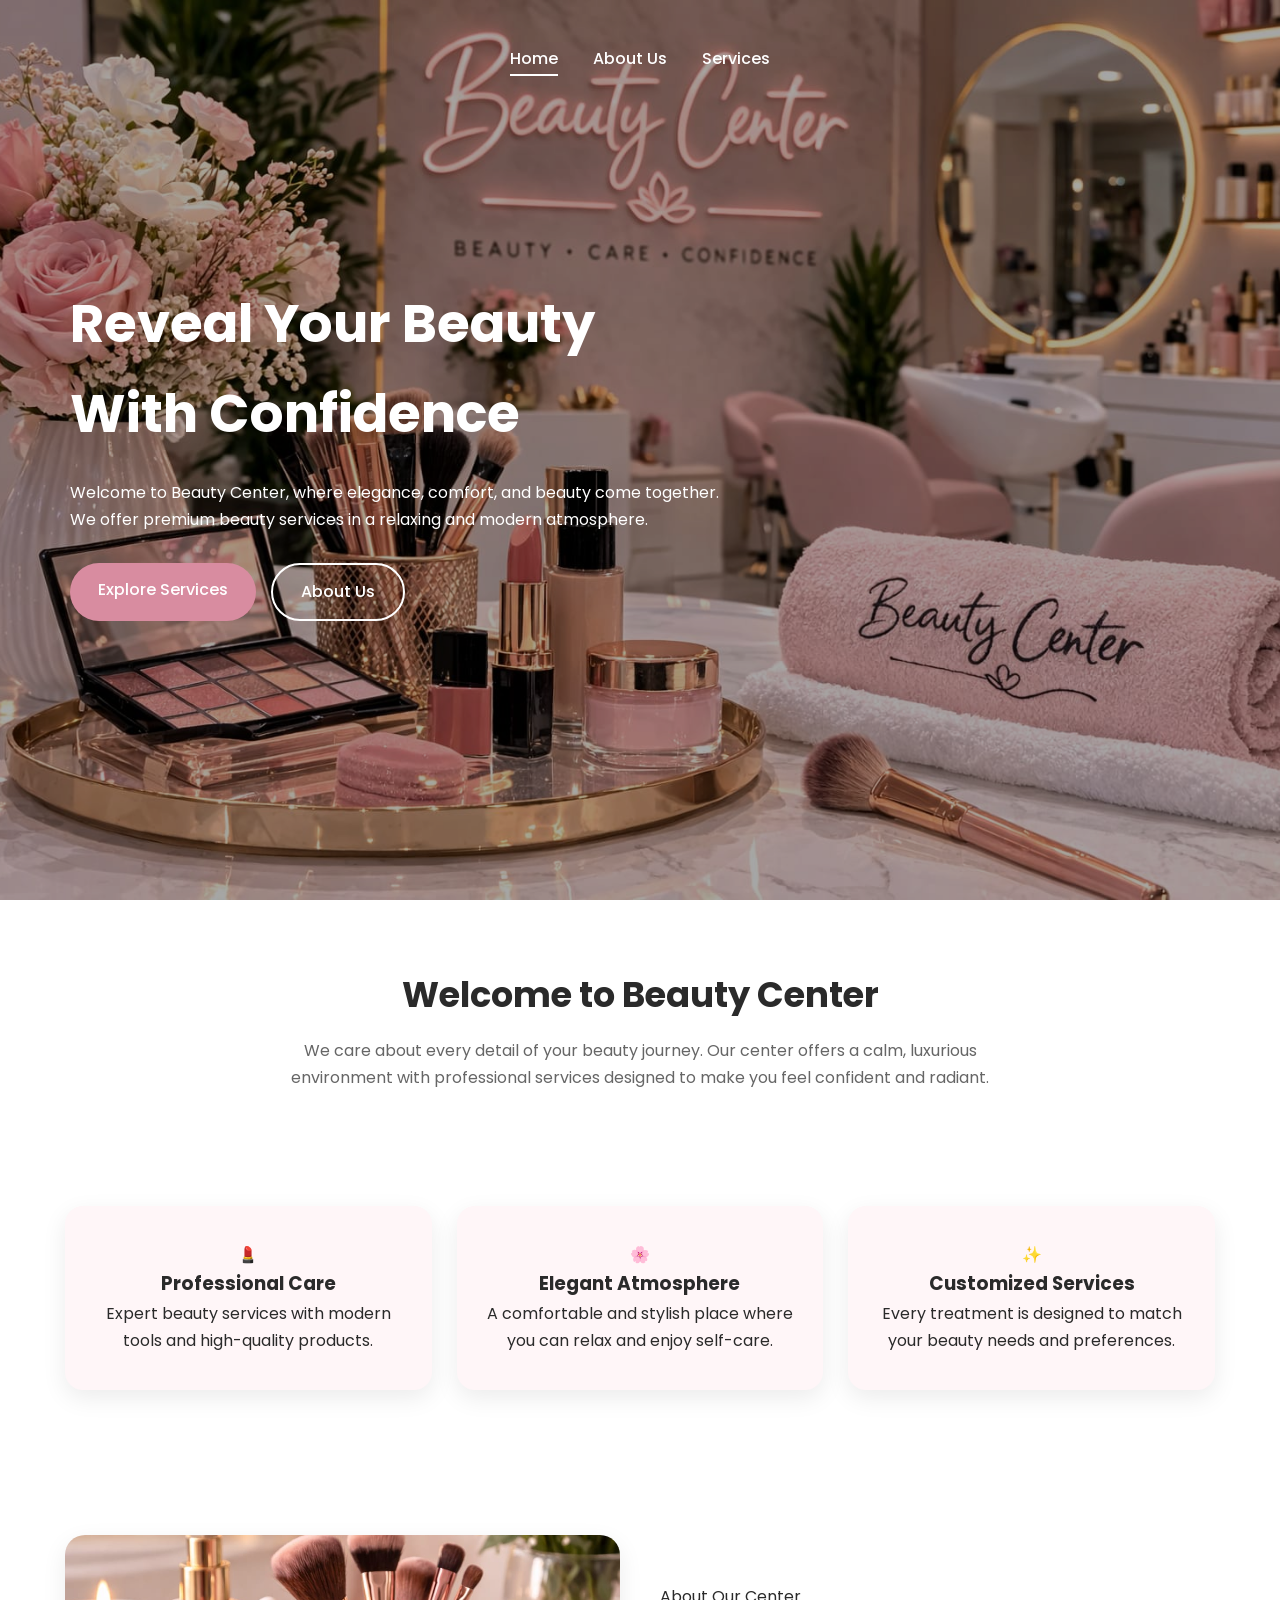
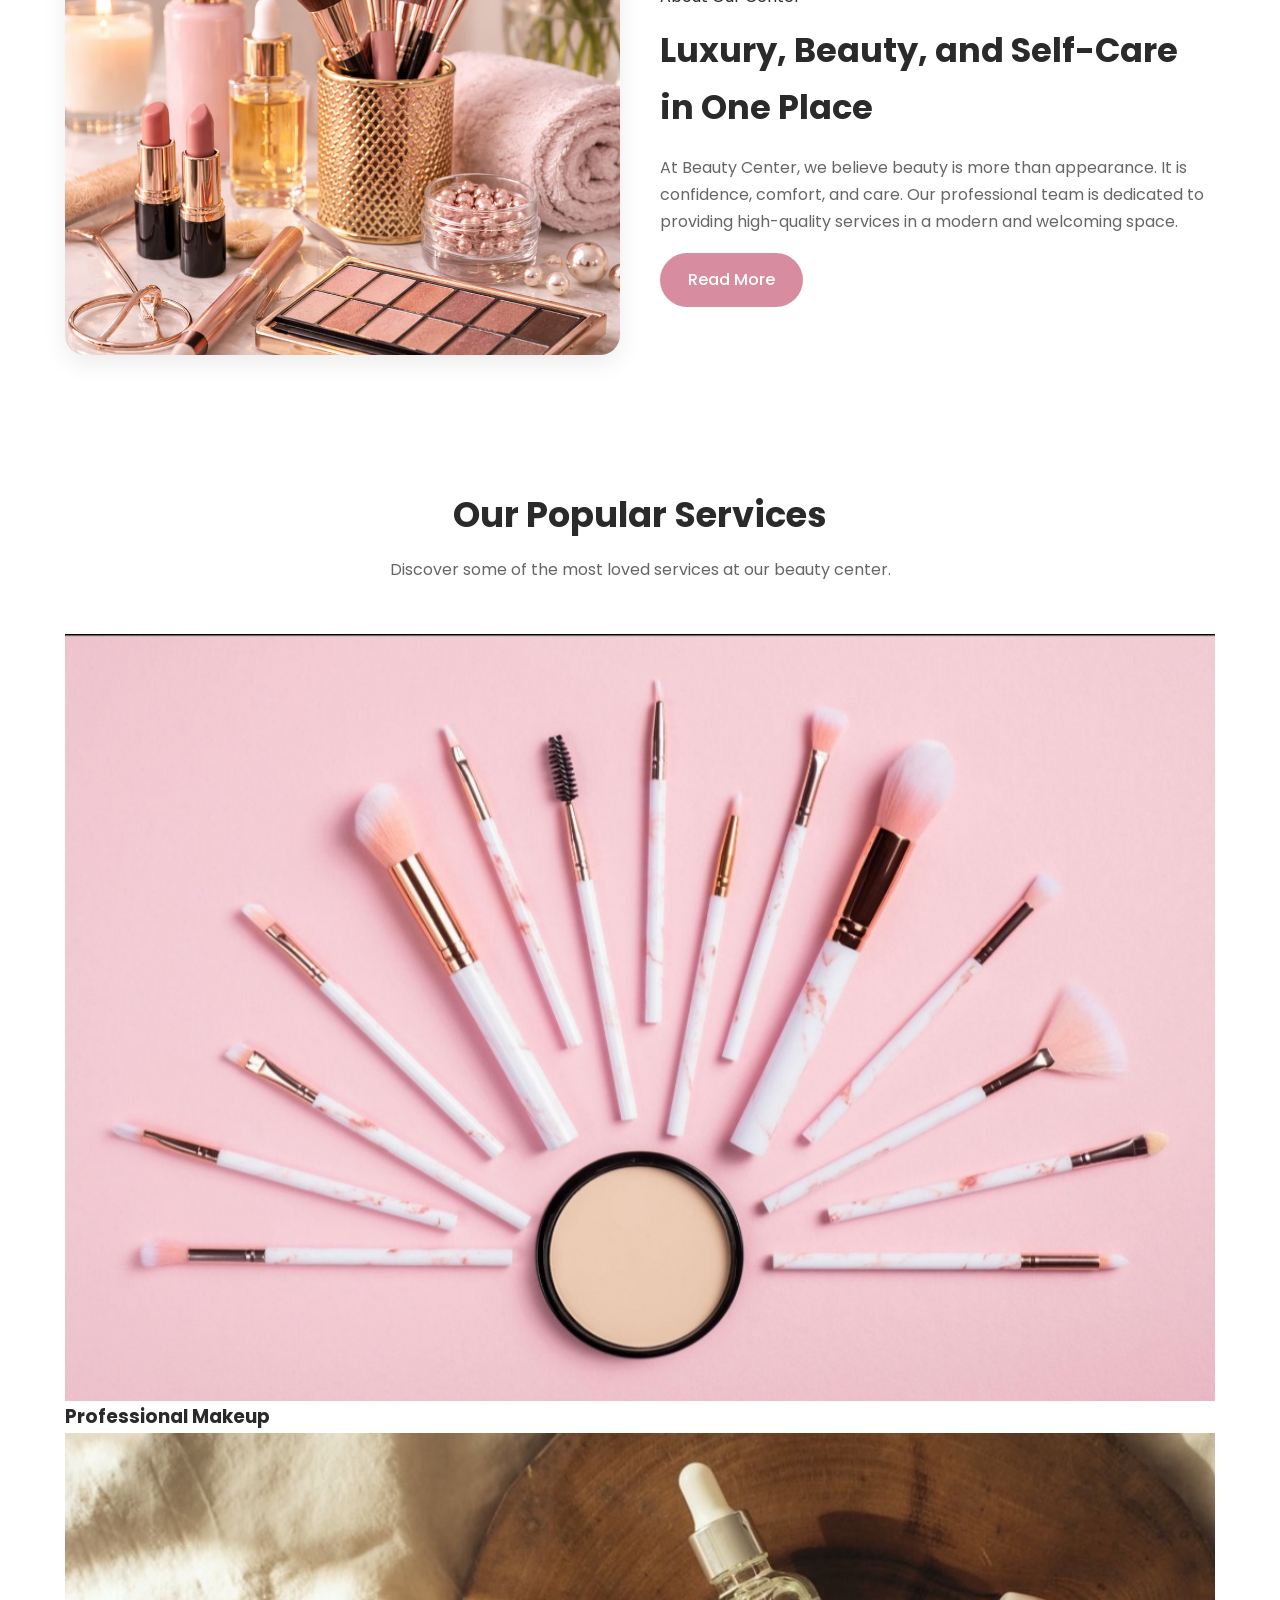
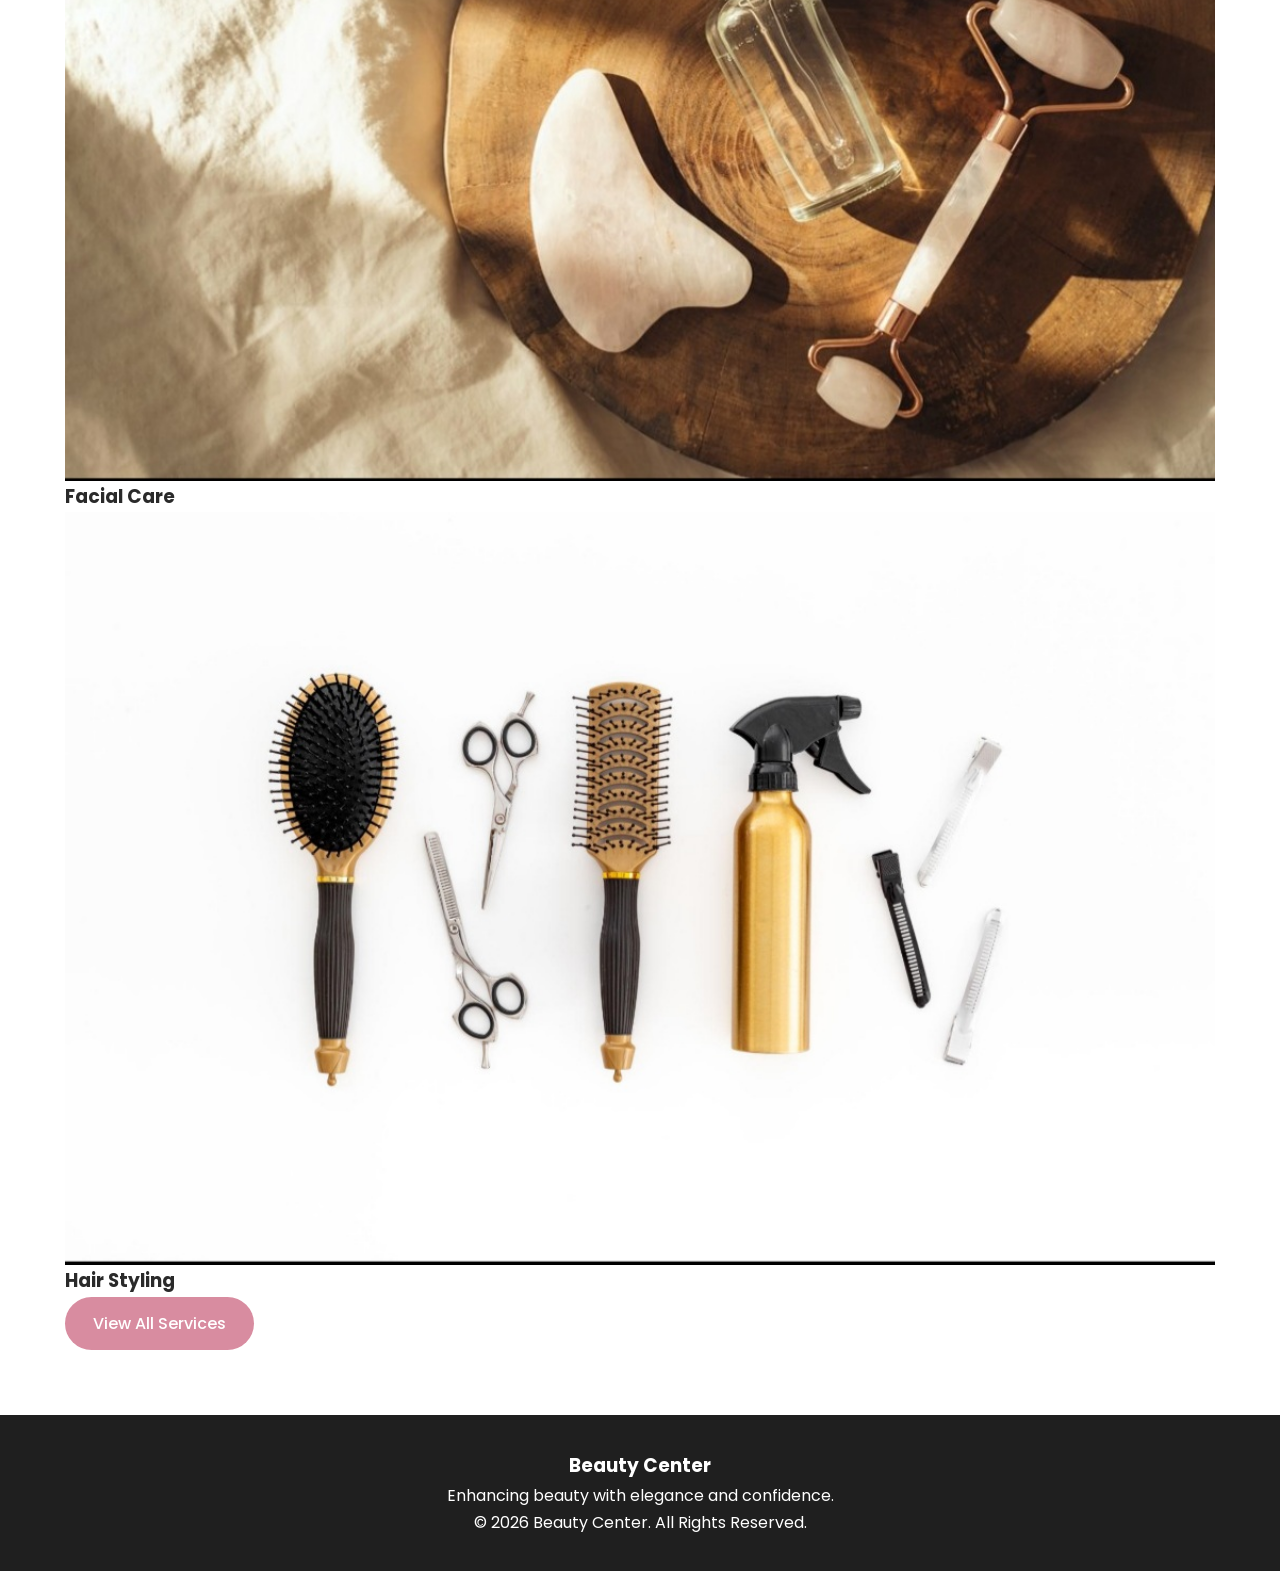
<file: index.html>
<!DOCTYPE html>
<html lang="en">
<head>
  <meta charset="UTF-8" />
  <meta name="viewport" content="width=device-width, initial-scale=1.0" />
  <title>Beauty Center | Home</title>
  <link rel="stylesheet" href="style.css" />
</head>
<body>

  <header class="hero-header">
    <nav class="navbar container">

      <div class="menu-toggle" id="menu-toggle">
        <span></span>
        <span></span>
        <span></span>
      </div>

      <ul class="nav-links" id="nav-links">
        <li><a href="index.html" class="active">Home</a></li>
        <li><a href="about.html">About Us</a></li>
        <li><a href="services.html">Services</a></li>
      </ul>
    </nav>

    <section class="hero">
      <div class="overlay"></div>
      <div class="hero-content container">
        <h1>Reveal Your Beauty With Confidence</h1>
        <p>
          Welcome to Beauty Center, where elegance, comfort, and beauty come together.
          We offer premium beauty services in a relaxing and modern atmosphere.
        </p>
        <div class="hero-buttons">
          <a href="services.html" class="btn btn-primary">Explore Services</a>
          <a href="about.html" class="btn btn-secondary">About Us</a>
        </div>
      </div>
    </section>
  </header>

  <main>
    <section class="section container fade-in">
      <div class="section-title">
        <h2>Welcome to Beauty Center</h2>
        <p>
          We care about every detail of your beauty journey. Our center offers a calm,
          luxurious environment with professional services designed to make you feel
          confident and radiant.
        </p>
      </div>
    </section>

    <section class="features container">
      <div class="feature-card fade-in">
        <div class="icon">💄</div>
        <h3>Professional Care</h3>
        <p>Expert beauty services with modern tools and high-quality products.</p>
      </div>

      <div class="feature-card fade-in">
        <div class="icon">🌸</div>
        <h3>Elegant Atmosphere</h3>
        <p>A comfortable and stylish place where you can relax and enjoy self-care.</p>
      </div>

      <div class="feature-card fade-in">
        <div class="icon">✨</div>
        <h3>Customized Services</h3>
        <p>Every treatment is designed to match your beauty needs and preferences.</p>
      </div>
    </section>

    <section class="about-preview section">
      <div class="container about-grid">
        <div class="about-image fade-in">
          <img src="images/about.jpg" alt="Beauty center about image">
        </div>

        <div class="about-text fade-in">
          <span class="small-heading">About Our Center</span>
          <h2>Luxury, Beauty, and Self-Care in One Place</h2>
          <p>
            At Beauty Center, we believe beauty is more than appearance.
            It is confidence, comfort, and care. Our professional team is dedicated
            to providing high-quality services in a modern and welcoming space.
          </p>
          <a href="about.html" class="btn btn-primary">Read More</a>
        </div>
      </div>
    </section>

    <section class="section container fade-in">
      <div class="section-title">
        <h2>Our Popular Services</h2>
        <p>Discover some of the most loved services at our beauty center.</p>
      </div>

      <div class="services-preview">
        <div class="service-preview-card">
          <img src="images/service-6.jpg" alt="Professional Makeup">
          <h3>Professional Makeup</h3>
        </div>

        <div class="service-preview-card">
          <img src="images/service-1.jpg" alt="Facial Care">
          <h3>Facial Care</h3>
        </div>

        <div class="service-preview-card">
          <img src="images/service-4.jpg" alt="Hair Styling">
          <h3>Hair Styling</h3>
        </div>
      </div>

      <div class="center-btn">
        <a href="services.html" class="btn btn-primary">View All Services</a>
      </div>
    </section>
  </main>

  <footer class="footer">
    <div class="container footer-content">
      <h3>Beauty Center</h3>
      <p>Enhancing beauty with elegance and confidence.</p>
      <p>© 2026 Beauty Center. All Rights Reserved.</p>
    </div>
  </footer>

  <script src="script.js"></script>
</body>
</html>
</file>
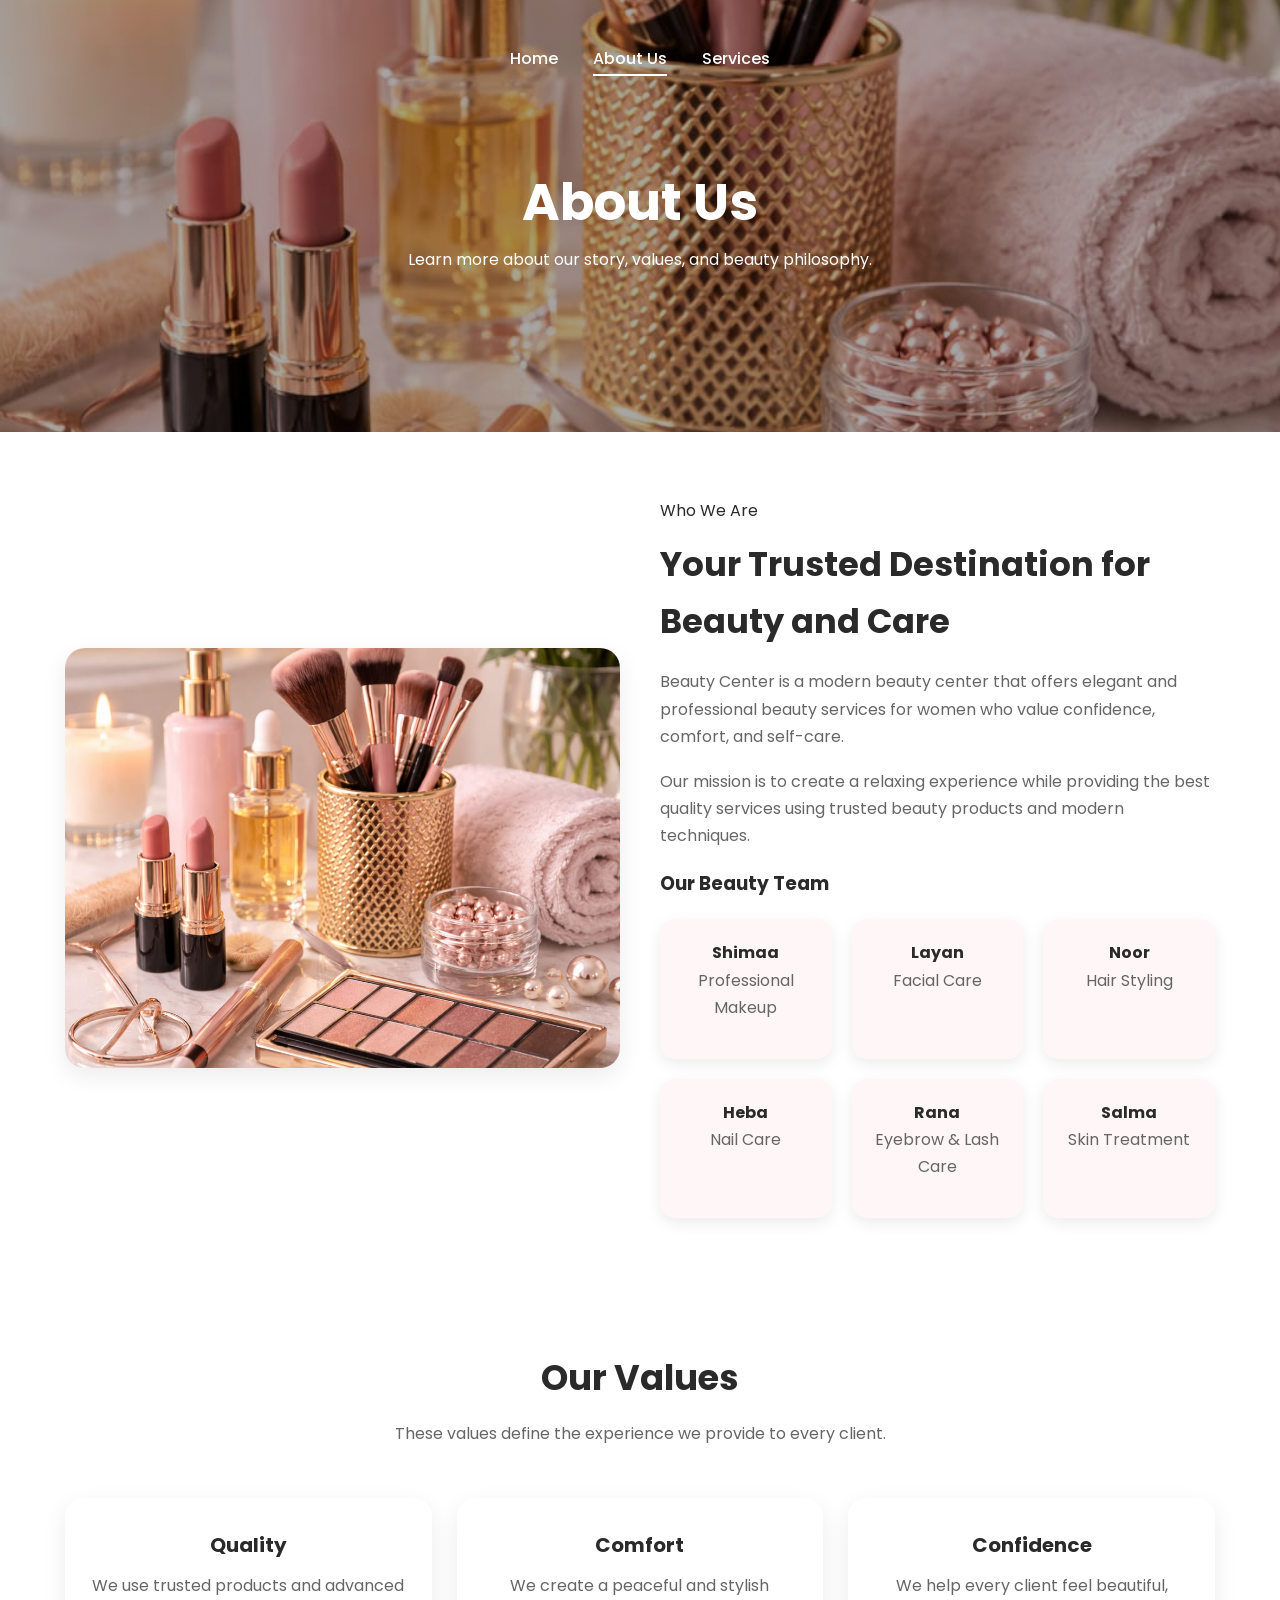
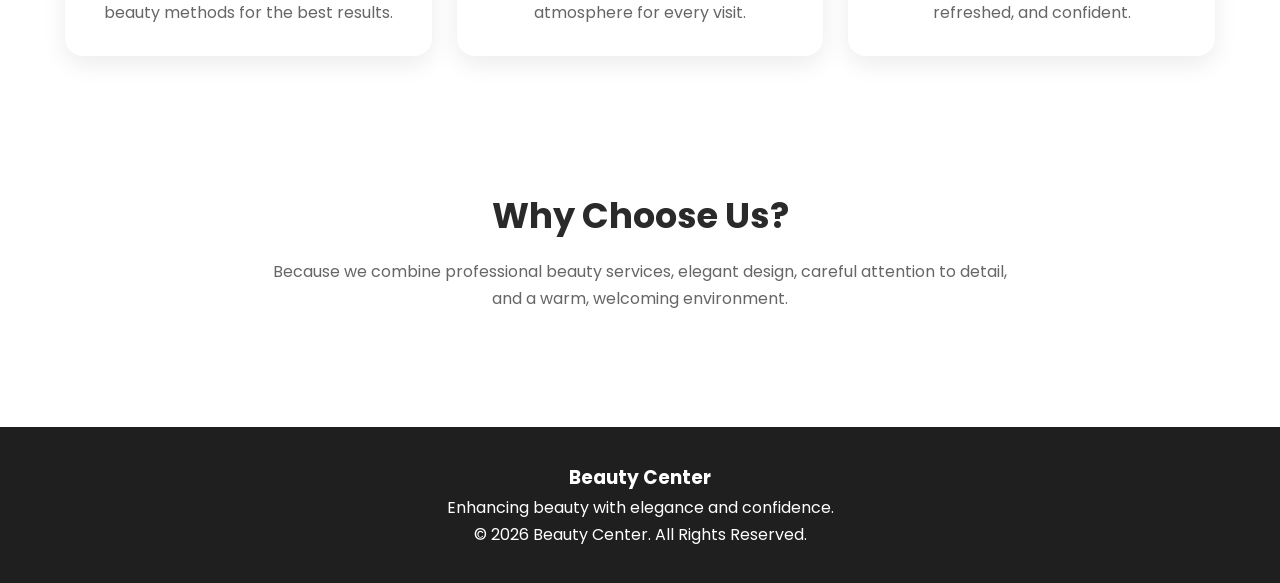
<file: about.html>
<!DOCTYPE html>
<html lang="en">
<head>
  <meta charset="UTF-8" />
  <meta name="viewport" content="width=device-width, initial-scale=1.0" />
  <title>Beauty Center | About Us</title>
  <link rel="stylesheet" href="style.css" />
</head>
<body>

  <header class="sub-header about-header">
    <nav class="navbar container">

      <div class="menu-toggle" id="menu-toggle">
        <span></span>
        <span></span>
        <span></span>
      </div>

      <ul class="nav-links" id="nav-links">
        <li><a href="index.html">Home</a></li>
        <li><a href="about.html" class="active">About Us</a></li>
        <li><a href="services.html">Services</a></li>
      </ul>
    </nav>

    <div class="sub-header-content container">
      <h1>About Us</h1>
      <p>Learn more about our story, values, and beauty philosophy.</p>
    </div>
  </header>

  <main>
    <section class="section container about-grid">
      <div class="about-image fade-in">
        <img src="images/about.jpg" alt="About Beauty Center">
      </div>

      <div class="about-text fade-in">
        <span class="small-heading">Who We Are</span>
        <h2>Your Trusted Destination for Beauty and Care</h2>
        <p>
          Beauty Center is a modern beauty center that offers elegant and
          professional beauty services for women who value confidence, comfort,
          and self-care.
        </p>
        <p>
          Our mission is to create a relaxing experience while providing the best
          quality services using trusted beauty products and modern techniques.
        </p>

        <h3>Our Beauty Team</h3>

        <div class="team-grid">
          <div class="team-card">
            <h4>Shimaa</h4>
            <p>Professional Makeup</p>
          </div>

          <div class="team-card">
            <h4>Layan</h4>
            <p>Facial Care</p>
          </div>

          <div class="team-card">
            <h4>Noor</h4>
            <p>Hair Styling</p>
          </div>

          <div class="team-card">
            <h4>Heba</h4>
            <p>Nail Care</p>
          </div>

          <div class="team-card">
            <h4>Rana</h4>
            <p>Eyebrow & Lash Care</p>
          </div>

          <div class="team-card">
            <h4>Salma</h4>
            <p>Skin Treatment</p>
          </div>
        </div>
      </div>
    </section>

    <section class="values-section section">
      <div class="container">
        <div class="section-title fade-in">
          <h2>Our Values</h2>
          <p>These values define the experience we provide to every client.</p>
        </div>

        <div class="values-grid">
          <div class="value-card fade-in">
            <h3>Quality</h3>
            <p>We use trusted products and advanced beauty methods for the best results.</p>
          </div>

          <div class="value-card fade-in">
            <h3>Comfort</h3>
            <p>We create a peaceful and stylish atmosphere for every visit.</p>
          </div>

          <div class="value-card fade-in">
            <h3>Confidence</h3>
            <p>We help every client feel beautiful, refreshed, and confident.</p>
          </div>
        </div>
      </div>
    </section>

    <section class="section container fade-in">
      <div class="section-title">
        <h2>Why Choose Us?</h2>
        <p>
          Because we combine professional beauty services, elegant design,
          careful attention to detail, and a warm, welcoming environment.
        </p>
      </div>
    </section>
  </main>

  <footer class="footer">
    <div class="container footer-content">
      <h3>Beauty Center</h3>
      <p>Enhancing beauty with elegance and confidence.</p>
      <p>© 2026 Beauty Center. All Rights Reserved.</p>
    </div>
  </footer>

  <script src="script.js"></script>
</body>
</html>
</file>
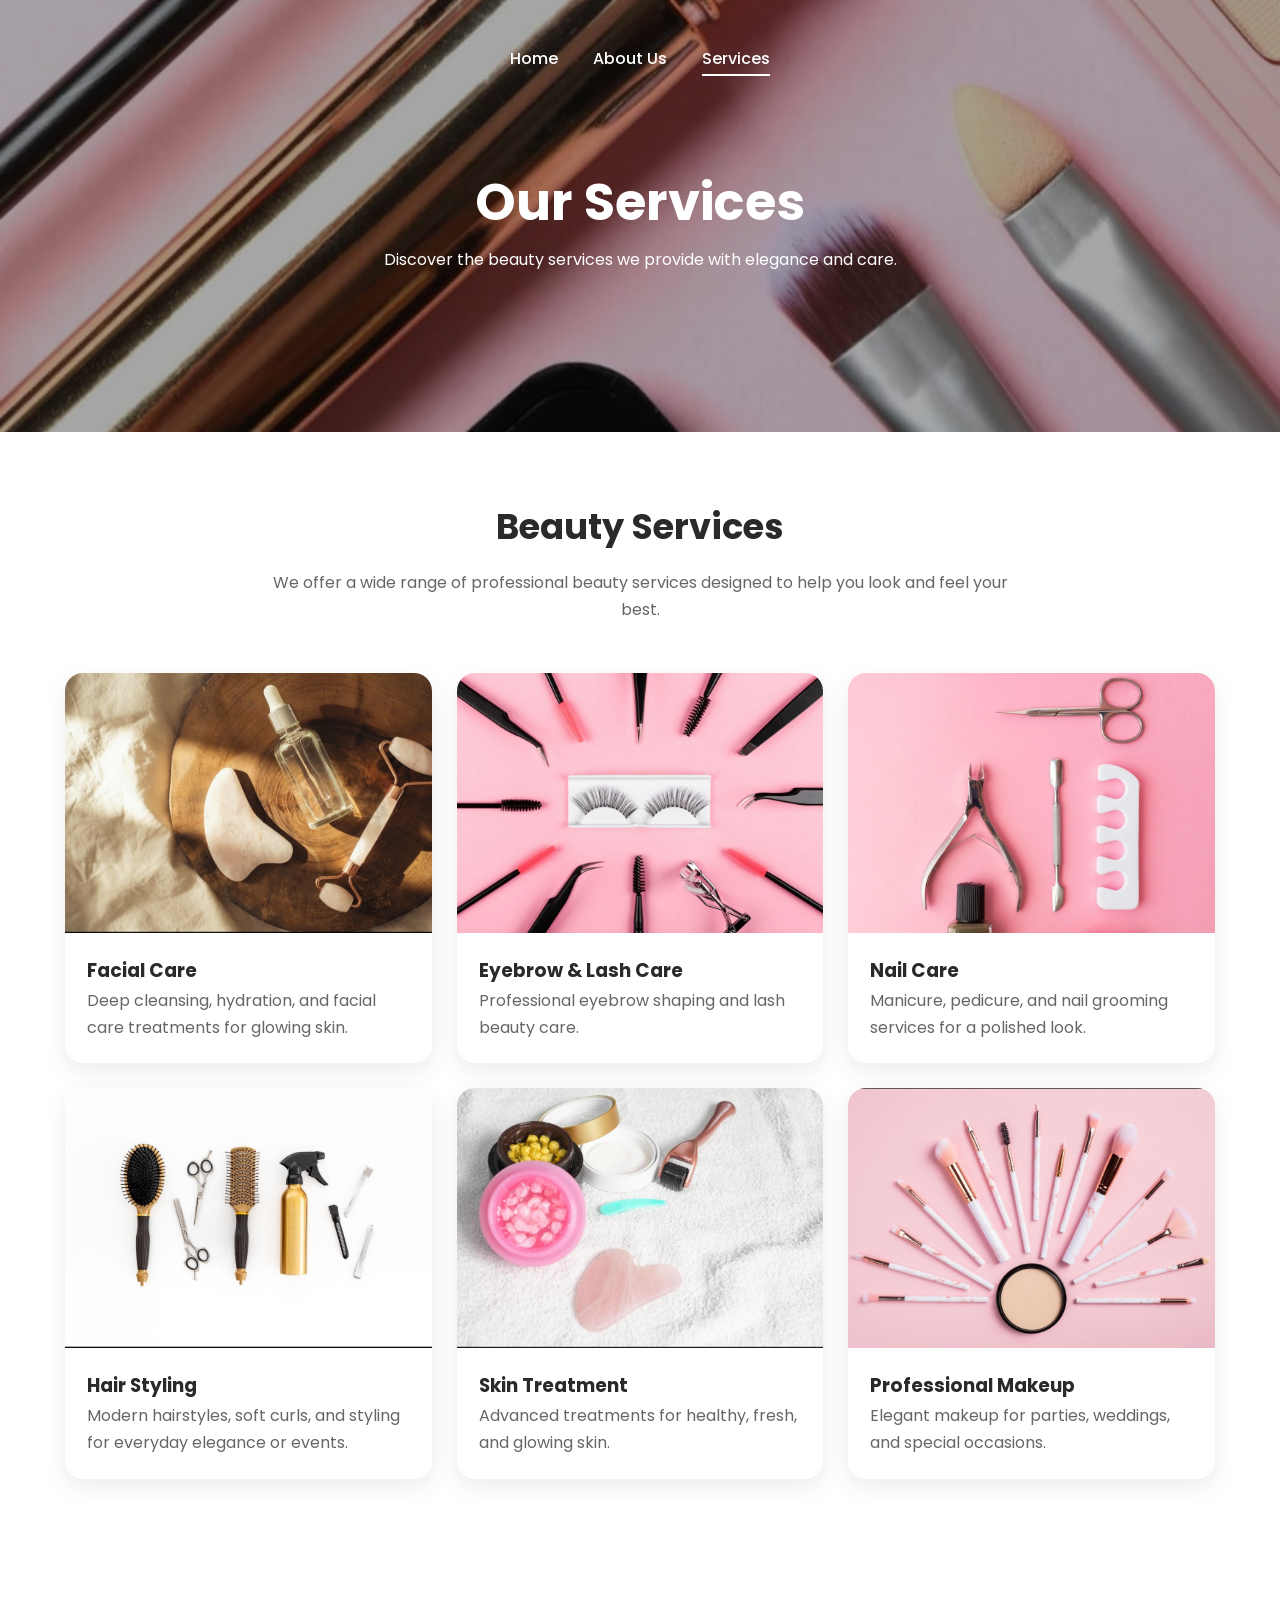
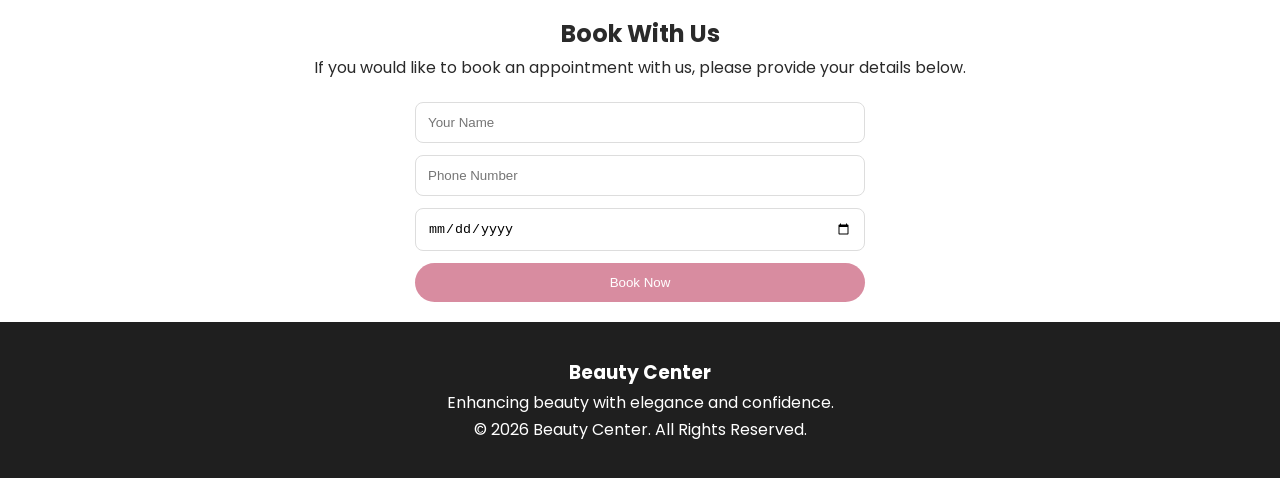
<file: services.html>
<!DOCTYPE html>
<html lang="en">
<head>
  <meta charset="UTF-8" />
  <meta name="viewport" content="width=device-width, initial-scale=1.0" />
  <title>Beauty Center | Services</title>
  <link rel="stylesheet" href="style.css" />
</head>
<body>

  <header class="sub-header services-header">
    <nav class="navbar container">

      <div class="menu-toggle" id="menu-toggle">
        <span></span>
        <span></span>
        <span></span>
      </div>

      <ul class="nav-links" id="nav-links">
        <li><a href="index.html">Home</a></li>
        <li><a href="about.html">About Us</a></li>
        <li><a href="services.html" class="active">Services</a></li>
      </ul>
    </nav>

    <div class="sub-header-content container">
      <h1>Our Services</h1>
      <p>Discover the beauty services we provide with elegance and care.</p>
    </div>
  </header>

  <main>
    <section class="section container">
      <div class="section-title fade-in">
        <h2>Beauty Services</h2>
        <p>
          We offer a wide range of professional beauty services designed to help
          you look and feel your best.
        </p>
      </div>

      <div class="services-grid">
        <div class="service-card fade-in">
          <img src="images/service-1.jpg" alt="Facial Care">
          <div class="service-content">
            <h3>Facial Care</h3>
            <p>Deep cleansing, hydration, and facial care treatments for glowing skin.</p>
          </div>
        </div>

        <div class="service-card fade-in">
          <img src="images/service-2.jpg" alt="Eyebrow and Lash Care">
          <div class="service-content">
            <h3>Eyebrow & Lash Care</h3>
            <p>Professional eyebrow shaping and lash beauty care.</p>
          </div>
        </div>

        <div class="service-card fade-in">
          <img src="images/service-3.jpg" alt="Nail Care">
          <div class="service-content">
            <h3>Nail Care</h3>
            <p>Manicure, pedicure, and nail grooming services for a polished look.</p>
          </div>
        </div>

        <div class="service-card fade-in">
          <img src="images/service-4.jpg" alt="Hair Styling">
          <div class="service-content">
            <h3>Hair Styling</h3>
            <p>Modern hairstyles, soft curls, and styling for everyday elegance or events.</p>
          </div>
        </div>

        <div class="service-card fade-in">
          <img src="images/service-5.jpg" alt="Skin Treatment">
          <div class="service-content">
            <h3>Skin Treatment</h3>
            <p>Advanced treatments for healthy, fresh, and glowing skin.</p>
          </div>
        </div>

        <div class="service-card fade-in">
          <img src="images/service-6.jpg" alt="Professional Makeup">
          <div class="service-content">
            <h3>Professional Makeup</h3>
            <p>Elegant makeup for parties, weddings, and special occasions.</p>
          </div>
        </div>
      </div>
    </section>

    <section class="booking container fade-in">
      <h2>Book With Us</h2>
      <p>If you would like to book an appointment with us, please provide your details below.</p>

      <form class="booking-form">
        <input type="text" placeholder="Your Name" required>
        <input type="tel" placeholder="Phone Number" required>
        <input type="date" lang="en-US" required>
        <button type="submit">Book Now</button>
      </form>
    </section>
  </main>

  <footer class="footer">
    <div class="container footer-content">
      <h3>Beauty Center</h3>
      <p>Enhancing beauty with elegance and confidence.</p>
      <p>© 2026 Beauty Center. All Rights Reserved.</p>
    </div>
  </footer>

  <script src="script.js"></script>
</body>
</html>
</file>
<file: style.css>
@import url('https://fonts.googleapis.com/css2?family=Poppins:wght@300;400;500;600;700&display=swap');

*{
margin:0;
padding:0;
box-sizing:border-box;
}

:root{
--primary:#d88ca0;
--secondary:#fff6f8;
--dark:#2a2a2a;
--text:#666;
--white:#ffffff;
--shadow:0 8px 25px rgba(0,0,0,0.08);
--transition:0.3s ease;
}

body{
font-family:'Poppins',sans-serif;
color:var(--dark);
background:#fff;
line-height:1.7;
}

img{
width:100%;
display:block;
}

a{
text-decoration:none;
}

ul{
list-style:none;
}

.container{
width:90%;
max-width:1150px;
margin:auto;
}

.section{
padding:65px 0;
}

.section-title{
text-align:center;
max-width:750px;
margin:0 auto 50px;
}

.section-title h2{
font-size:2.2rem;
margin-bottom:12px;
}

.section-title p{
color:var(--text);
}

/* BUTTON */

.btn{
display:inline-block;
padding:13px 28px;
border-radius:30px;
transition:0.3s;
font-weight:500;
}

.btn-primary{
background:var(--primary);
color:white;
}

.btn-primary:hover{
transform:translateY(-4px);
box-shadow:0 15px 30px rgba(216,140,160,0.5);
}

.btn-secondary{
border:2px solid white;
color:white;
}

/* NAVBAR */

.navbar{
display:flex;
justify-content:center;
align-items:center;
padding:25px 0;
position:absolute;
top:20px;
left:50%;
transform:translateX(-50%);
width:90%;
max-width:1150px;
z-index:100;
}

.nav-links{
display:flex;
gap:35px;
}

.nav-links a{
color:white;
font-weight:500;
position:relative;
}

.nav-links a::after{
content:"";
position:absolute;
left:0;
bottom:-6px;
width:0;
height:2px;
background:white;
transition:0.3s;
}

.nav-links a:hover::after,
.nav-links a.active::after{
width:100%;
}

/* HERO */

.hero{
min-height:100vh;
background:url('images/index.jpg') center/cover no-repeat;
display:flex;
align-items:center;
position:relative;
}

.overlay{
position:absolute;
inset:0;
background:rgba(0,0,0,0.35);
}

.hero-content{
position:relative;
z-index:2;
color:white;
max-width:650px;
margin-left:70px;
}

.hero-content h1{
font-size:3.3rem;
margin-bottom:20px;
}

.hero-content p{
margin-bottom:30px;
color:white;
}

.hero-buttons{
display:flex;
gap:15px;
}

/* FEATURES */

.features{
display:grid;
grid-template-columns:repeat(3,1fr);
gap:25px;
margin-bottom:80px;
}

.feature-card{
background:var(--secondary);
padding:35px 25px;
text-align:center;
border-radius:18px;
box-shadow:var(--shadow);
transition:0.3s;
}

.feature-card:hover{
transform:translateY(-8px);
}

/* ABOUT */

.about-grid{
display:grid;
grid-template-columns:repeat(2,1fr);
gap:40px;
align-items:center;
}

.about-image img{
height:420px;
object-fit:cover;
border-radius:20px;
box-shadow:var(--shadow);
}

.about-text h2{
font-size:2.1rem;
margin:12px 0 18px;
}

.about-text p{
color:var(--text);
margin-bottom:18px;
}

/* TEAM */

.team-grid{
display:grid;
grid-template-columns:repeat(3,1fr);
gap:20px;
margin-top:20px;
}

.team-card{
background:#fff6f8;
padding:20px;
border-radius:15px;
text-align:center;
box-shadow:0 5px 15px rgba(0,0,0,0.08);
transition:0.3s;
}

.team-card:hover{
transform:translateY(-5px);
}

/* VALUES */

.values-grid{
display:grid;
grid-template-columns:repeat(3,1fr);
gap:25px;
margin-top:30px;
}

.value-card{
background:#ffffff;
padding:30px 25px;
border-radius:18px;
text-align:center;
box-shadow:0 8px 25px rgba(0,0,0,0.08);
transition:0.3s;
}

.value-card:hover{
transform:translateY(-8px);
}

.value-card h3{
margin-bottom:10px;
font-size:20px;
}

.value-card p{
color:#666;
}

/* SERVICES */

.services-grid{
display:grid;
grid-template-columns:repeat(3,1fr);
gap:25px;
}

.service-card{
background:white;
border-radius:18px;
overflow:hidden;
box-shadow:var(--shadow);
transition:0.4s;
}

.service-card:hover{
transform:translateY(-12px) scale(1.03);
box-shadow:0 20px 40px rgba(0,0,0,0.18);
}

.service-card img{
height:260px;
object-fit:cover;
transition:0.4s;
}

.service-card:hover img{
transform:scale(1.08);
}

.service-content{
padding:22px;
}

.service-content p{
color:var(--text);
}

/* BOOKING */

.booking{
margin-top:70px;
text-align:center;
}

.booking-form{
max-width:450px;
margin:20px auto;
display:flex;
flex-direction:column;
gap:12px;
}

.booking-form input{
padding:12px;
border-radius:8px;
border:1px solid #ddd;
}

.booking-form button{
background:#d88ca0;
color:white;
border:none;
padding:12px;
border-radius:25px;
cursor:pointer;
}

/* SUB HEADER */

.sub-header{
height:48vh;
min-height:320px;
background-size:cover;
background-position:center;
display:flex;
flex-direction:column;
position:relative;
}

.about-header{
background:linear-gradient(rgba(0,0,0,0.35),rgba(0,0,0,0.35)),
url('images/about.jpg') center/cover no-repeat;
}

.services-header{
background:linear-gradient(rgba(0,0,0,0.35),rgba(0,0,0,0.35)),
url('images/services.jpg') center/cover no-repeat;
}

.sub-header-content{
flex:1;
display:flex;
flex-direction:column;
justify-content:center;
align-items:center;
text-align:center;
}

.sub-header-content h1{
font-size:3.2rem;
color:white;
}

.sub-header-content p{
color:white;
}

/* FOOTER */

.footer{
background:#1f1f1f;
color:white;
padding:35px 0;
text-align:center;
}

/* ANIMATION */

.fade-in{
opacity:0;
transform:translateY(25px);
transition:0.8s;
}

.fade-in.show{
opacity:1;
transform:translateY(0);
}

/* RESPONSIVE */

@media(max-width:768px){

.features,
.services-grid,
.about-grid,
.team-grid,
.values-grid{
grid-template-columns:1fr;
}

.hero-content{
margin-left:0;
text-align:center;
}

.hero-buttons{
flex-direction:column;
}

}
</file>
